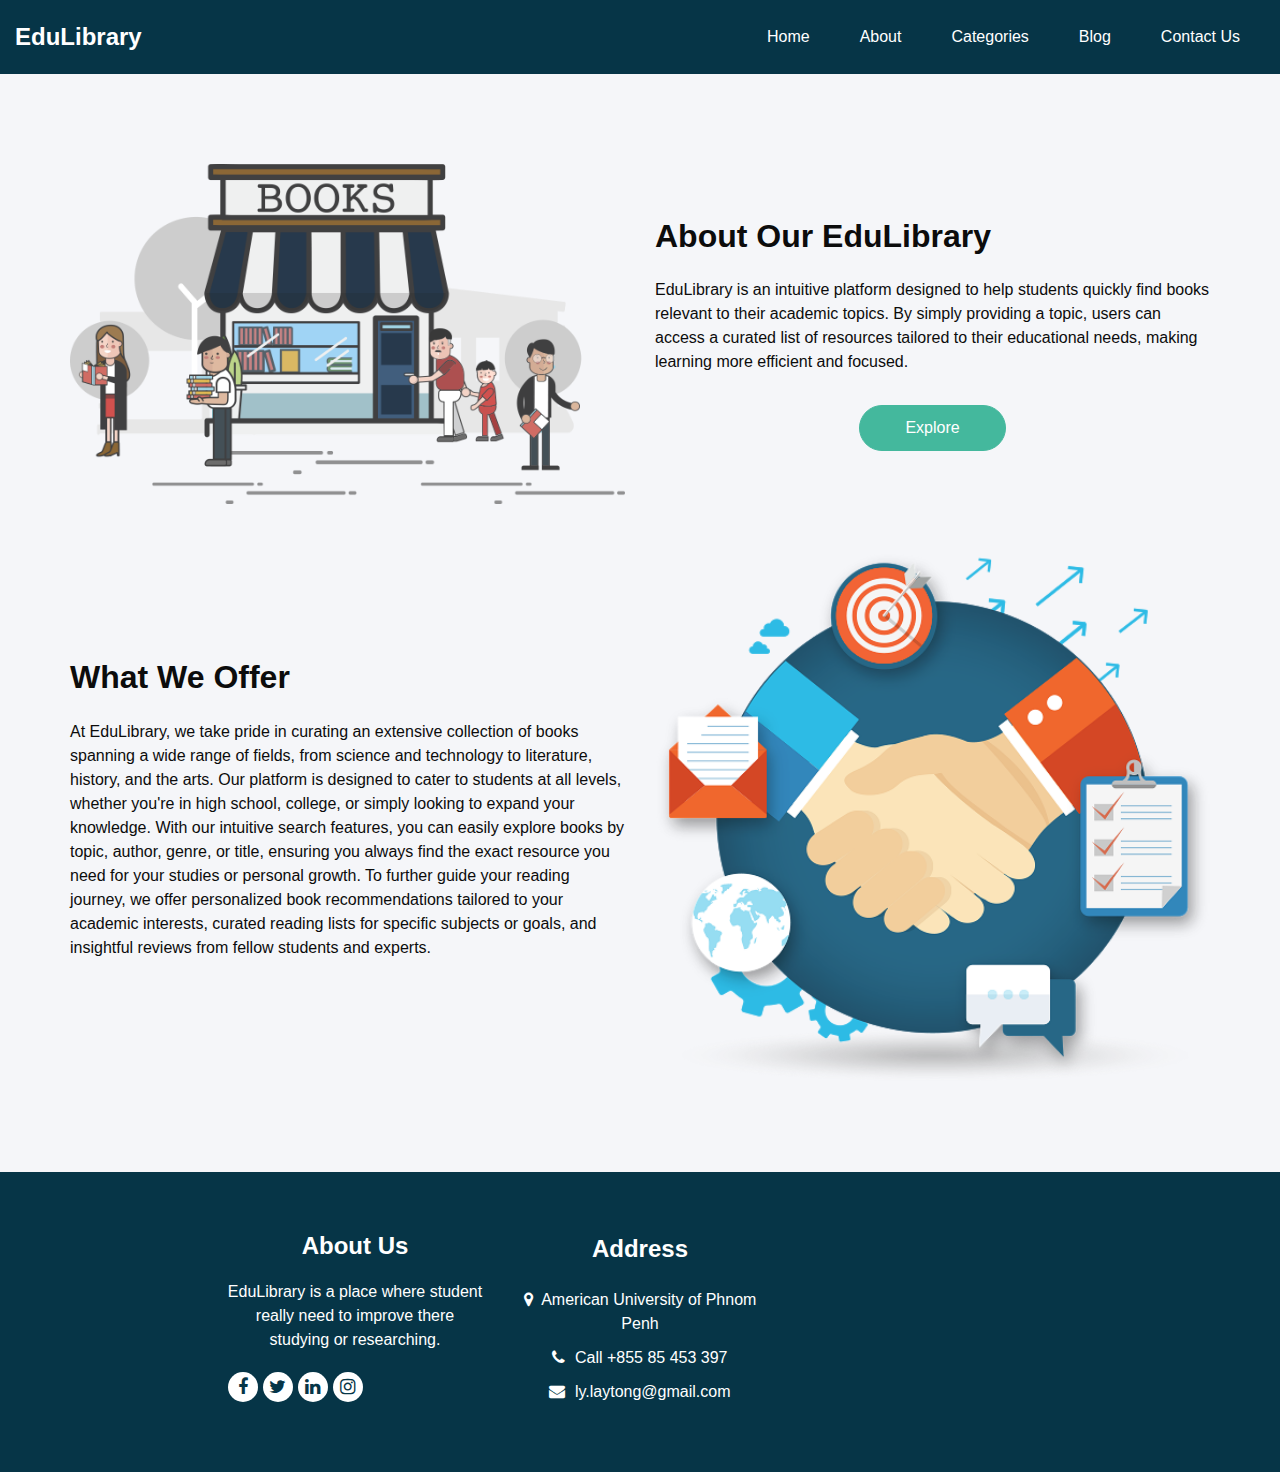
<file: about.html>
<!DOCTYPE html>
<html>

<head>
  <!-- Basic -->
  <meta charset="utf-8" />
  <meta http-equiv="X-UA-Compatible" content="IE=edge" />
  <!-- Mobile Metas -->
  <meta name="viewport" content="width=device-width, initial-scale=1, shrink-to-fit=no" />
  <!-- Site Metas -->
  <link rel="icon" href="images/favicon.png" type="image/gif" />
  <meta name="keywords" content="" />
  <meta name="description" content="" />
  <meta name="author" content="" />

  <title>EduLibrary</title>
  
  <link href="css/style.css" rel="stylesheet" />


</head>

<body class="sub_page">

  <div class="hero_area">
    <!-- header section strats -->
    <header class="header_section">
      <div class="container-fluid">
        <nav class="navbar navbar-expand-lg custom_nav-container ">
          <a class="navbar-brand" href="index.html">
            <span>
              EduLibrary
            </span>
          </a>

          <button class="navbar-toggler" type="button" data-toggle="collapse" data-target="#navbarSupportedContent" aria-controls="navbarSupportedContent" aria-expanded="false" aria-label="Toggle navigation">
            <span class=""> </span>
          </button>

          <div class="collapse navbar-collapse" id="navbarSupportedContent">
            <ul class="navbar-nav">
              <li class="nav-item">
                <a class="nav-link pl-lg-0" href="index.html">Home </a>
              </li>
              <li class="nav-item active">
                <a class="nav-link" href="about.html"> About <span class="sr-only">(current)</span> </a>
              </li>
              <li class="nav-item">
                <a class="nav-link" href="categories.html">Categories</a>
              </li>
              <li class="nav-item">
                <a class="nav-link" href="blog.html"> Blog </a>
              </li>
              <li class="nav-item">
                <a class="nav-link" href="contact.html">Contact Us</a>
              </li>
            </ul>
          </div>
        </nav>
      </div>
    </header>
    <!-- end header section -->
  </div>

  <!-- about section -->

  <section class="about_section layout_padding">
    <div class="container ">
      <div class="row">
        <div class="col-md-6">
          <div class="img-box">
            <img src="images/about-img.png" alt="">
          </div>
        </div>
        <div class="col-md-6">
          <div class="detail-box">
            <div class="heading_container">
              <h2>
                About Our EduLibrary
              </h2>
            </div>
            <p class="about_text">
              EduLibrary is an intuitive platform designed to help students quickly find books relevant to their academic topics. By simply providing a topic, users can access a curated list of resources tailored to their educational needs, making learning more efficient and focused.
            </p>
            <a href="/categories.html">
              Explore
            </a>
          </div>
        </div>
      </div>

      <br>
      <br>

      <div class="row">
        <div class="col-md-6">
          <div class="detail-box">
            <div class="heading_container">
              <h2>
                What We Offer
              </h2>
            </div>
            <p class="about_text">
              At EduLibrary, we take pride in curating an extensive collection of books spanning a wide range of fields, from science and technology to literature, history, and the arts. Our platform is designed to cater to students at all levels, whether you're in high school, college, or simply looking to expand your knowledge. With our intuitive search features, you can easily explore books by topic, author, genre, or title, ensuring you always find the exact resource you need for your studies or personal growth. To further guide your reading journey, we offer personalized book recommendations tailored to your academic interests, curated reading lists for specific subjects or goals, and insightful reviews from fellow students and experts.
            </p>
          </div>
        </div>
        <div class="col-md-6">
          <div class="img-box">
            <img src="images/about-img-1.png" alt="">
          </div>
        </div>
      </div>

    </div>
  </section>

  <!-- end about section -->

  <!-- info section -->

  <section class="info_section layout_padding2">
    <div class="container">
      <div class="footer-row">
        <div class="col-md-6 col-lg-3 info-col">
          <div class="info_detail">
            <h4>
              About Us
            </h4>
            <p>
              EduLibrary is a place where student really need to improve there studying or researching.
            </p>
            <div class="info_social">
              <a href="">
                <i class="fa fa-facebook" aria-hidden="true"></i>
              </a>
              <a href="">
                <i class="fa fa-twitter" aria-hidden="true"></i>
              </a>
              <a href="">
                <i class="fa fa-linkedin" aria-hidden="true"></i>
              </a>
              <a href="">
                <i class="fa fa-instagram" aria-hidden="true"></i>
              </a>
            </div>
          </div>
        </div>
        <div class="col-md-6 col-lg-3 info-col">
          <div class="info_contact">
            <h4>
              Address
            </h4>
            <div class="contact_link_box">
              <a href="">
                <i class="fa fa-map-marker" aria-hidden="true"></i>
                <span>
                  American University of Phnom Penh
                </span>
              </a>
              <a href="">
                <i class="fa fa-phone" aria-hidden="true"></i>
                <span>
                  Call +855 85 453 397
                </span>
              </a>
              <a href="">
                <i class="fa fa-envelope" aria-hidden="true"></i>
                <span>
                  ly.laytong@gmail.com
                </span>
              </a>
            </div>
          </div>
        </div>

        <div class="col-md-6 col-lg-3 info-col">
          <div class="map_container">
            <div class="map">
              <div>
                <iframe src="https://www.google.com/maps/embed?pb=!1m18!1m12!1m3!1d3908.103015225352!2d104.89837077452763!3d11.61600534314789!2m3!1f0!2f0!3f0!3m2!1i1024!2i768!4f13.1!3m3!1m2!1s0x31095177ee61fd7d%3A0xa66cfdf83a58b2ae!2sAmerican%20University%20of%20Phnom%20Penh!5e0!3m2!1sen!2skh!4v1733417173785!5m2!1sen!2skh" width="400" height="300" style="border:0;" allowfullscreen="" loading="lazy" referrerpolicy="no-referrer-when-downgrade"></iframe>
              </div>
            </div>
          </div>
        </div>
      </div>
    </div>
  </section>

  <!-- end info section -->

</body>

</html>
</file>
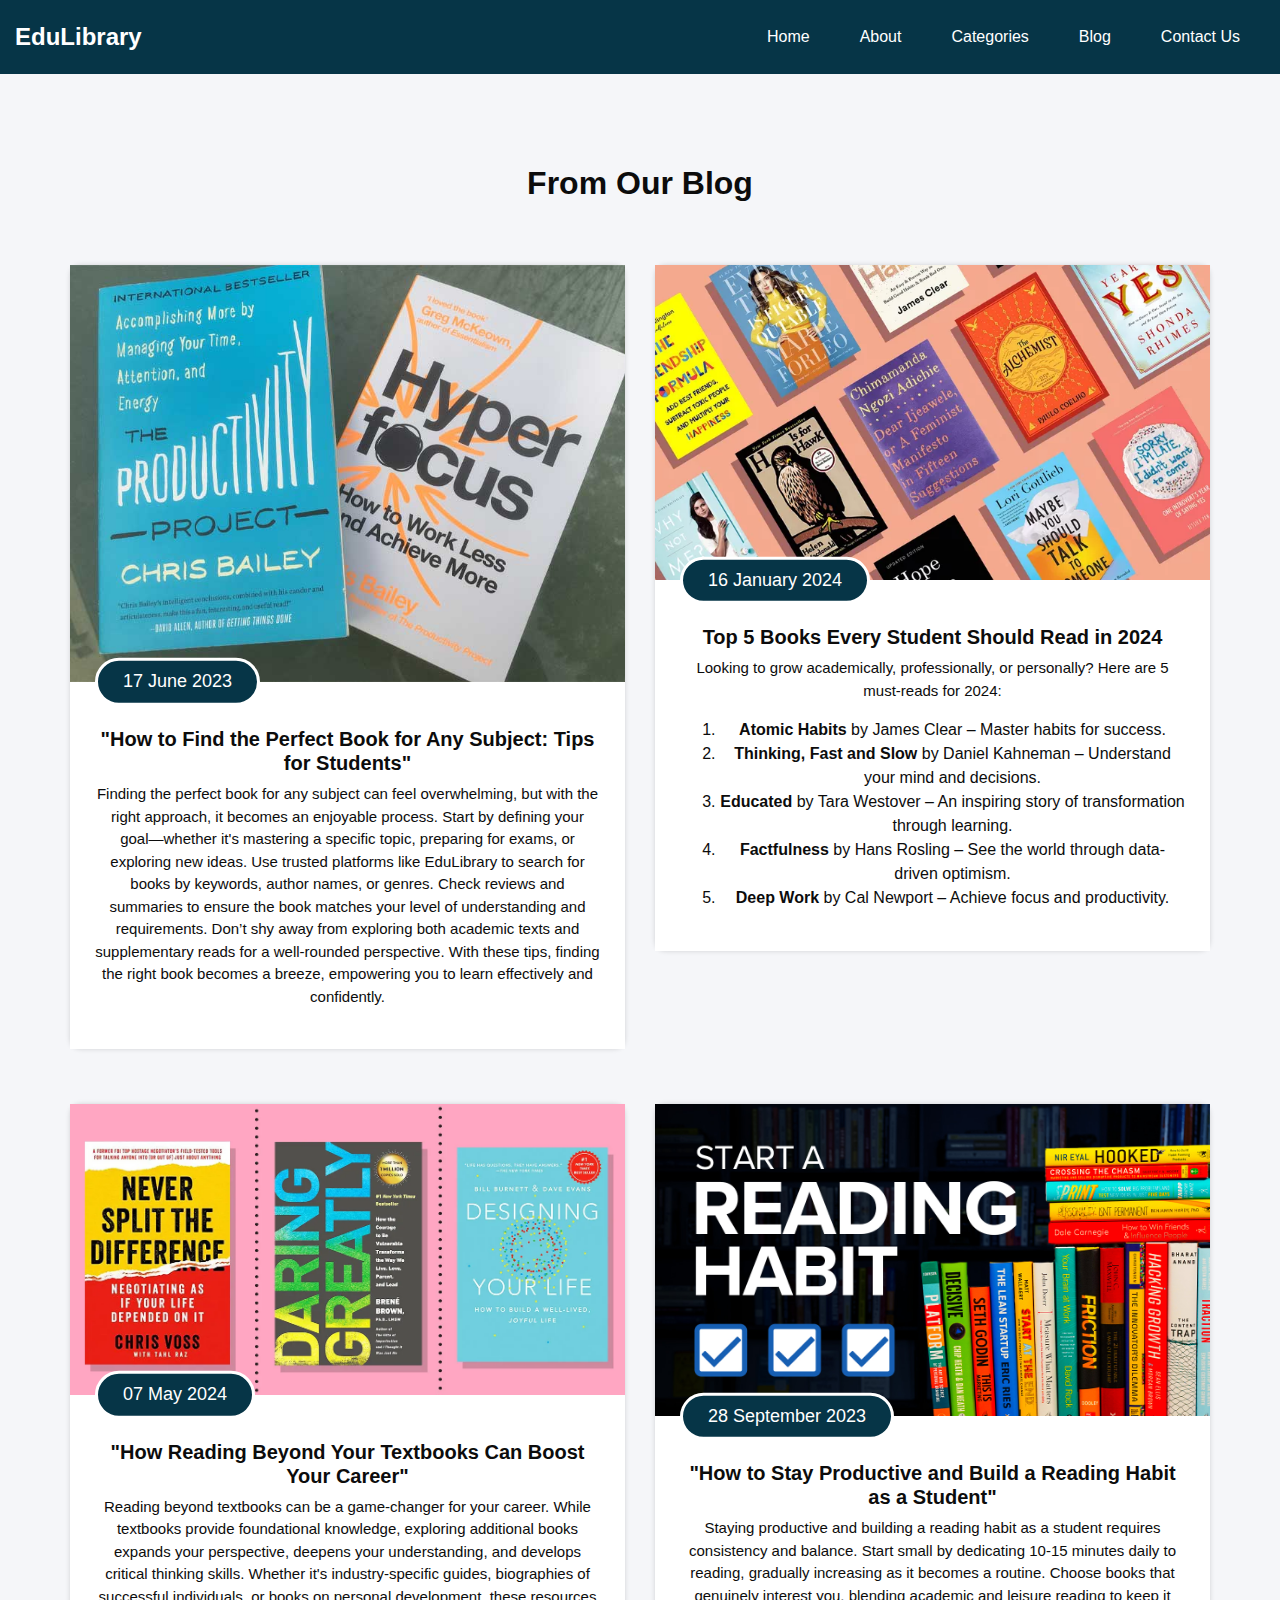
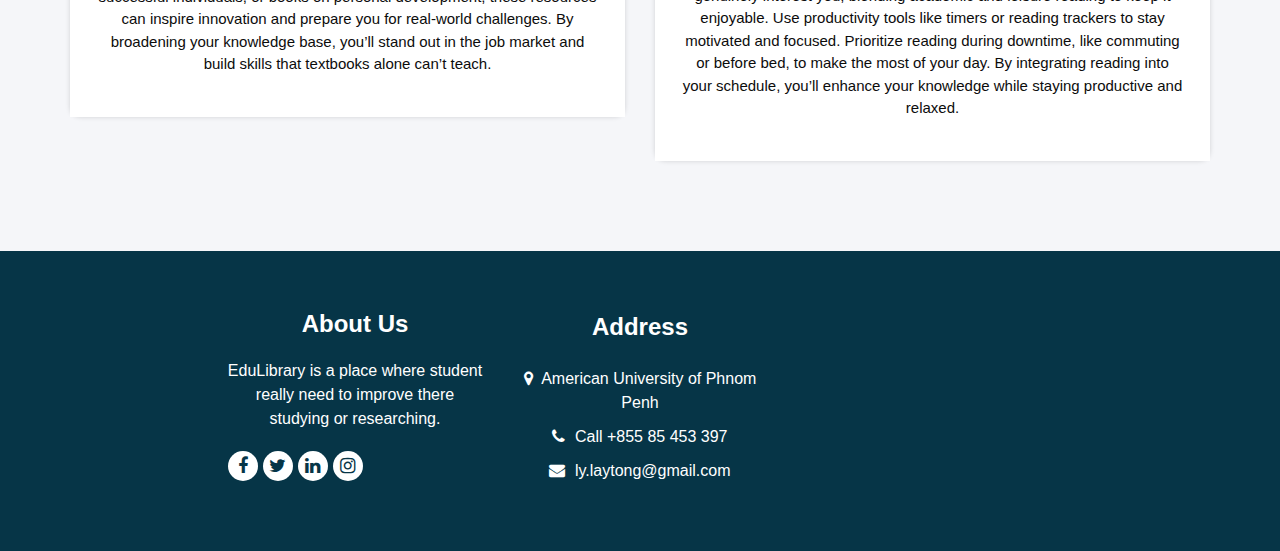
<file: blog.html>
<!DOCTYPE html>
<html>

<head>
  <!-- Basic -->
  <meta charset="utf-8" />
  <meta http-equiv="X-UA-Compatible" content="IE=edge" />
  <!-- Mobile Metas -->
  <meta name="viewport" content="width=device-width, initial-scale=1, shrink-to-fit=no" />
  <!-- Site Metas -->
  <link rel="icon" href="images/favicon.png" type="image/gif" />
  <meta name="keywords" content="" />
  <meta name="description" content="" />
  <meta name="author" content="" />

  <title>EduLibrary</title>

  <link href="css/style.css" rel="stylesheet" />


</head>

<body class="sub_page">

  <div class="hero_area">
    <!-- header section strats -->
    <header class="header_section">
      <div class="container-fluid">
        <nav class="navbar navbar-expand-lg custom_nav-container ">
          <a class="navbar-brand" href="index.html">
            <span>
              EduLibrary
            </span>
          </a>

          <button class="navbar-toggler" type="button" data-toggle="collapse" data-target="#navbarSupportedContent" aria-controls="navbarSupportedContent" aria-expanded="false" aria-label="Toggle navigation">
            <span class=""> </span>
          </button>

          <div class="collapse navbar-collapse" id="navbarSupportedContent">
            <ul class="navbar-nav">
              <li class="nav-item">
                <a class="nav-link pl-lg-0" href="index.html">Home </a>
              </li>
              <li class="nav-item">
                <a class="nav-link" href="about.html"> About</a>
              </li>
              <li class="nav-item">
                <a class="nav-link" href="categories.html">Categories</a>
              </li>
              <li class="nav-item active">
                <a class="nav-link" href="blog.html"> Blog <span class="sr-only">(current)</span> </a>
              </li>
              <li class="nav-item">
                <a class="nav-link" href="contact.html">Contact Us</a>
              </li>
            </ul>
          </div>
        </nav>
      </div>
    </header>
    <!-- end header section -->
  </div>

  <!-- blog section -->

  <section class="blog_section layout_padding">
    <div class="container">
      <div class="heading_container heading_center">
        <h2>
          From Our Blog
        </h2>
      </div>
      <div class="row">
        <div class="col-md-6">
          <div class="box">
            <div class="img-box">
              <img src="images/b1.jpg" alt="">
              <h4 class="blog_date">
                <span>
                  17 June 2023
                </span>
              </h4>
            </div>
            <div class="detail-box">
              <h5>
                "How to Find the Perfect Book for Any Subject: Tips for Students"
              </h5>
              <p>
                Finding the perfect book for any subject can feel overwhelming, but with the right approach, it becomes an enjoyable process. Start by defining your goal—whether it's mastering a specific topic, preparing for exams, or exploring new ideas. Use trusted platforms like EduLibrary to search for books by keywords, author names, or genres. Check reviews and summaries to ensure the book matches your level of understanding and requirements. Don’t shy away from exploring both academic texts and supplementary reads for a well-rounded perspective. With these tips, finding the right book becomes a breeze, empowering you to learn effectively and confidently.
              </p>
            </div>
          </div>
        </div>
        <div class="col-md-6">
          <div class="box">
            <div class="img-box">
              <img src="images/b2.jpg" alt="">
              <h4 class="blog_date">
                <span>
                  16 January 2024
                </span>
              </h4>
            </div>
            <div class="detail-box">
              <h5>
                Top 5 Books Every Student Should Read in 2024
              </h5>
              <p>  
                Looking to grow academically, professionally, or personally? Here are 5 must-reads for 2024:  
              </p>  
              <ol>  
                <li><strong>Atomic Habits</strong> by James Clear – Master habits for success.</li>  
                <li><strong>Thinking, Fast and Slow</strong> by Daniel Kahneman – Understand your mind and decisions.</li>  
                <li><strong>Educated</strong> by Tara Westover – An inspiring story of transformation through learning.</li>  
                <li><strong>Factfulness</strong> by Hans Rosling – See the world through data-driven optimism.</li>  
                <li><strong>Deep Work</strong> by Cal Newport – Achieve focus and productivity.</li>  
              </ol>              
            </div>
          </div>
        </div>
      </div>
      <div class="row">
        <div class="col-md-6">
          <div class="box">
            <div class="img-box">
              <img src="images/b3.png" alt="">
              <h4 class="blog_date">
                <span>
                  07 May 2024
                </span>
              </h4>
            </div>
            <div class="detail-box">
              <h5>
                "How Reading Beyond Your Textbooks Can Boost Your Career"
              </h5>
              <p>
                Reading beyond textbooks can be a game-changer for your career. While textbooks provide foundational knowledge, exploring additional books expands your perspective, deepens your understanding, and develops critical thinking skills. Whether it's industry-specific guides, biographies of successful individuals, or books on personal development, these resources can inspire innovation and prepare you for real-world challenges. By broadening your knowledge base, you’ll stand out in the job market and build skills that textbooks alone can’t teach.              </p>
            </div>
          </div>
        </div>
        <div class="col-md-6">
          <div class="box">
            <div class="img-box">
              <img src="images/b4.jpg" alt="">
              <h4 class="blog_date">
                <span>
                  28 September 2023
                </span>
              </h4>
            </div>
            <div class="detail-box">
              <h5>
                "How to Stay Productive and Build a Reading Habit as a Student"
              </h5>
              <p>  
                Staying productive and building a reading habit as a student requires consistency and balance. Start small by dedicating 10-15 minutes daily to reading, gradually increasing as it becomes a routine. Choose books that genuinely interest you, blending academic and leisure reading to keep it enjoyable. Use productivity tools like timers or reading trackers to stay motivated and focused. Prioritize reading during downtime, like commuting or before bed, to make the most of your day. By integrating reading into your schedule, you’ll enhance your knowledge while staying productive and relaxed.
              </p>
            </div>
          </div>
        </div>
      </div>
    </div>
  </section>

  

  <!-- end blog section -->

  <!-- info section -->

  <section class="info_section layout_padding2">
    <div class="container">
      <div class="footer-row">
        <div class="col-md-6 col-lg-3 info-col">
          <div class="info_detail">
            <h4>
              About Us
            </h4>
            <p>
              EduLibrary is a place where student really need to improve there studying or researching.
            </p>
            <div class="info_social">
              <a href="">
                <i class="fa fa-facebook" aria-hidden="true"></i>
              </a>
              <a href="">
                <i class="fa fa-twitter" aria-hidden="true"></i>
              </a>
              <a href="">
                <i class="fa fa-linkedin" aria-hidden="true"></i>
              </a>
              <a href="">
                <i class="fa fa-instagram" aria-hidden="true"></i>
              </a>
            </div>
          </div>
        </div>
        <div class="col-md-6 col-lg-3 info-col">
          <div class="info_contact">
            <h4>
              Address
            </h4>
            <div class="contact_link_box">
              <a href="">
                <i class="fa fa-map-marker" aria-hidden="true"></i>
                <span>
                  American University of Phnom Penh
                </span>
              </a>
              <a href="">
                <i class="fa fa-phone" aria-hidden="true"></i>
                <span>
                  Call +855 85 453 397
                </span>
              </a>
              <a href="">
                <i class="fa fa-envelope" aria-hidden="true"></i>
                <span>
                  ly.laytong@gmail.com
                </span>
              </a>
            </div>
          </div>
        </div>

        <div class="col-md-6 col-lg-3 info-col">
          <div class="map_container">
            <div class="map">
              <div>
                <iframe src="https://www.google.com/maps/embed?pb=!1m18!1m12!1m3!1d3908.103015225352!2d104.89837077452763!3d11.61600534314789!2m3!1f0!2f0!3f0!3m2!1i1024!2i768!4f13.1!3m3!1m2!1s0x31095177ee61fd7d%3A0xa66cfdf83a58b2ae!2sAmerican%20University%20of%20Phnom%20Penh!5e0!3m2!1sen!2skh!4v1733417173785!5m2!1sen!2skh" width="400" height="300" style="border:0;" allowfullscreen="" loading="lazy" referrerpolicy="no-referrer-when-downgrade"></iframe>
              </div>
            </div>
          </div>
        </div>
      </div>
    </div>
  </section>


</body>

</html>
</file>
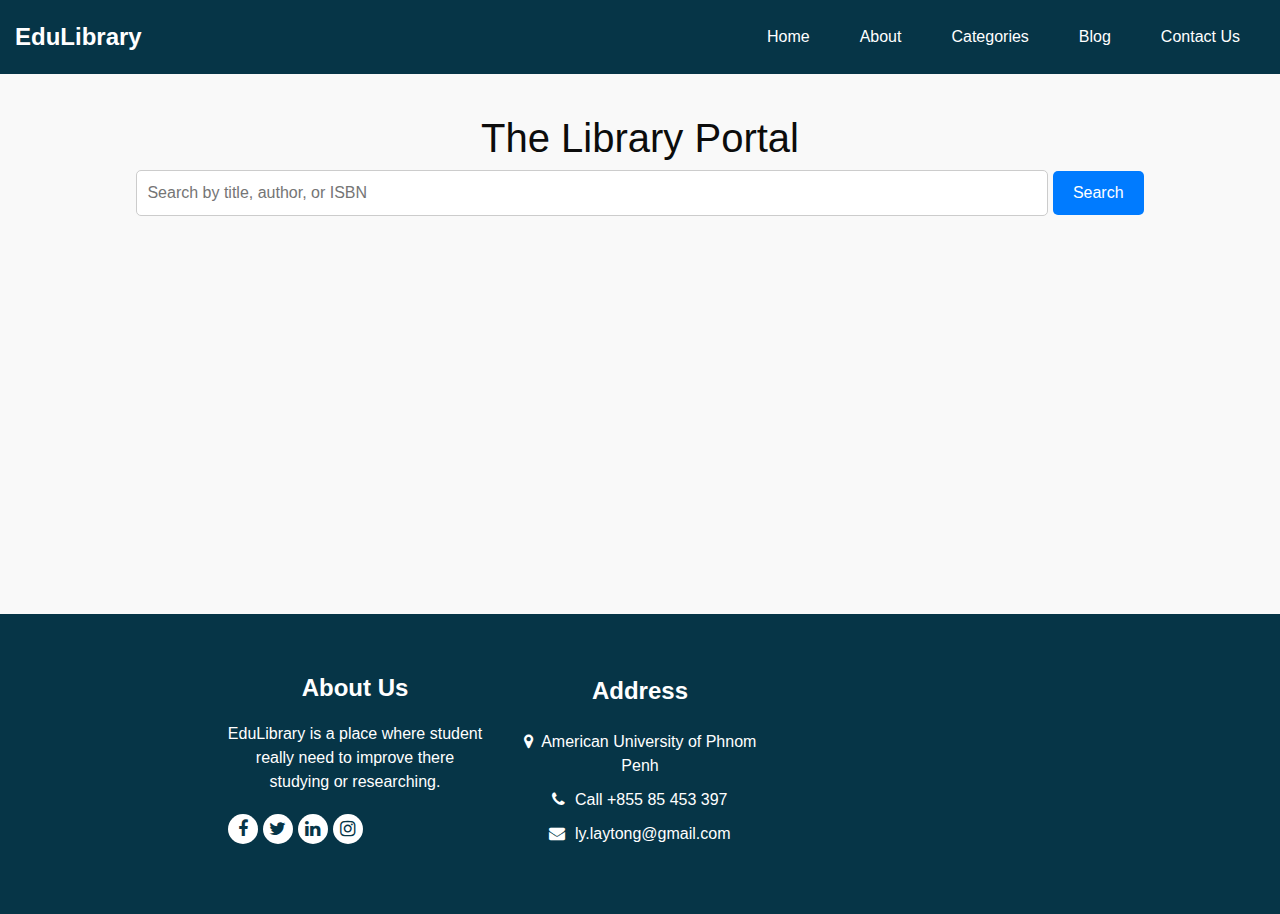
<file: categories.html>
<!DOCTYPE html>
<html>

<head>
  <!-- Basic -->
  <meta charset="utf-8" />
  <meta http-equiv="X-UA-Compatible" content="IE=edge" />
  <!-- Mobile Metas -->
  <meta name="viewport" content="width=device-width, initial-scale=1, shrink-to-fit=no" />
  <!-- Site Metas -->
  <link rel="icon" href="images/favicon.png" type="image/gif" />
  <meta name="keywords" content="" />
  <meta name="description" content="" />
  <meta name="author" content="" />

  <title>EduLibrary</title>

  <link href="css/style.css" rel="stylesheet" />


</head>

<body class="sub_page">

  <div class="hero_area">
    <!-- header section strats -->
    <header class="header_section">
      <div class="container-fluid">
        <nav class="navbar navbar-expand-lg custom_nav-container ">
          <a class="navbar-brand" href="index.html">
            <span>
              EduLibrary
            </span>
          </a>

          <button class="navbar-toggler" type="button" data-toggle="collapse" data-target="#navbarSupportedContent" aria-controls="navbarSupportedContent" aria-expanded="false" aria-label="Toggle navigation">
            <span class=""> </span>
          </button>

          <div class="collapse navbar-collapse" id="navbarSupportedContent">
            <ul class="navbar-nav">
              <li class="nav-item ">
                <a class="nav-link pl-lg-0" href="index.html">Home </a>
              </li>
              <li class="nav-item">
                <a class="nav-link" href="about.html"> About</a>
              </li>
              <li class="nav-item active">
                <a class="nav-link" href="categories.html">Categories <span class="sr-only">(current)</span> </a>
              </li>
              <li class="nav-item">
                <a class="nav-link" href="blog.html"> Blog </a>
              </li>
              <li class="nav-item">
                <a class="nav-link" href="contact.html">Contact Us</a>
              </li>
            </ul>

          </div>
        </nav>
      </div>
    </header>
    <!-- end header section -->
  </div>


  <!-- catagory section -->

  <section class="catagory_section layout_padding">
    <div class="container">
      <div class="search-container">
        <h1>The Library Portal</h1>
        <input type="text" id="searchInput" placeholder="Search by title, author, or ISBN">
        <button id="searchButton">Search</button>
        <div id="results"></div>
    </div>

    <!-- Modal for Book Details -->
    <div id="bookModal">
        <div id="modalContent">
            <h3 id="modalTitle"></h3>
            <p id="modalDescription"></p>
            <button id="closeModal">Close</button>
        </div>
    </div>
    </div>
  </section>


  <!-- end catagory section -->

  <!-- info section -->

  <section class="info_section layout_padding2">
    <div class="container">
      <div class="footer-row">
        <div class="col-md-6 col-lg-3 info-col">
          <div class="info_detail">
            <h4>
              About Us
            </h4>
            <p>
              EduLibrary is a place where student really need to improve there studying or researching.
            </p>
            <div class="info_social">
              <a href="">
                <i class="fa fa-facebook" aria-hidden="true"></i>
              </a>
              <a href="">
                <i class="fa fa-twitter" aria-hidden="true"></i>
              </a>
              <a href="">
                <i class="fa fa-linkedin" aria-hidden="true"></i>
              </a>
              <a href="">
                <i class="fa fa-instagram" aria-hidden="true"></i>
              </a>
            </div>
          </div>
        </div>
        <div class="col-md-6 col-lg-3 info-col">
          <div class="info_contact">
            <h4>
              Address
            </h4>
            <div class="contact_link_box">
              <a href="">
                <i class="fa fa-map-marker" aria-hidden="true"></i>
                <span>
                  American University of Phnom Penh
                </span>
              </a>
              <a href="">
                <i class="fa fa-phone" aria-hidden="true"></i>
                <span>
                  Call +855 85 453 397
                </span>
              </a>
              <a href="">
                <i class="fa fa-envelope" aria-hidden="true"></i>
                <span>
                  ly.laytong@gmail.com
                </span>
              </a>
            </div>
          </div>
        </div>

        <div class="col-md-6 col-lg-3 info-col">
          <div class="map_container">
            <div class="map">
              <div>
                <iframe src="https://www.google.com/maps/embed?pb=!1m18!1m12!1m3!1d3908.103015225352!2d104.89837077452763!3d11.61600534314789!2m3!1f0!2f0!3f0!3m2!1i1024!2i768!4f13.1!3m3!1m2!1s0x31095177ee61fd7d%3A0xa66cfdf83a58b2ae!2sAmerican%20University%20of%20Phnom%20Penh!5e0!3m2!1sen!2skh!4v1733417173785!5m2!1sen!2skh" width="400" height="300" style="border:0;" allowfullscreen="" loading="lazy" referrerpolicy="no-referrer-when-downgrade"></iframe>
              </div>
            </div>
          </div>
        </div>
      </div>
    </div>
  </section>

  <script src="js/categories-search.js"></script>

</body>

</html>
</file>
